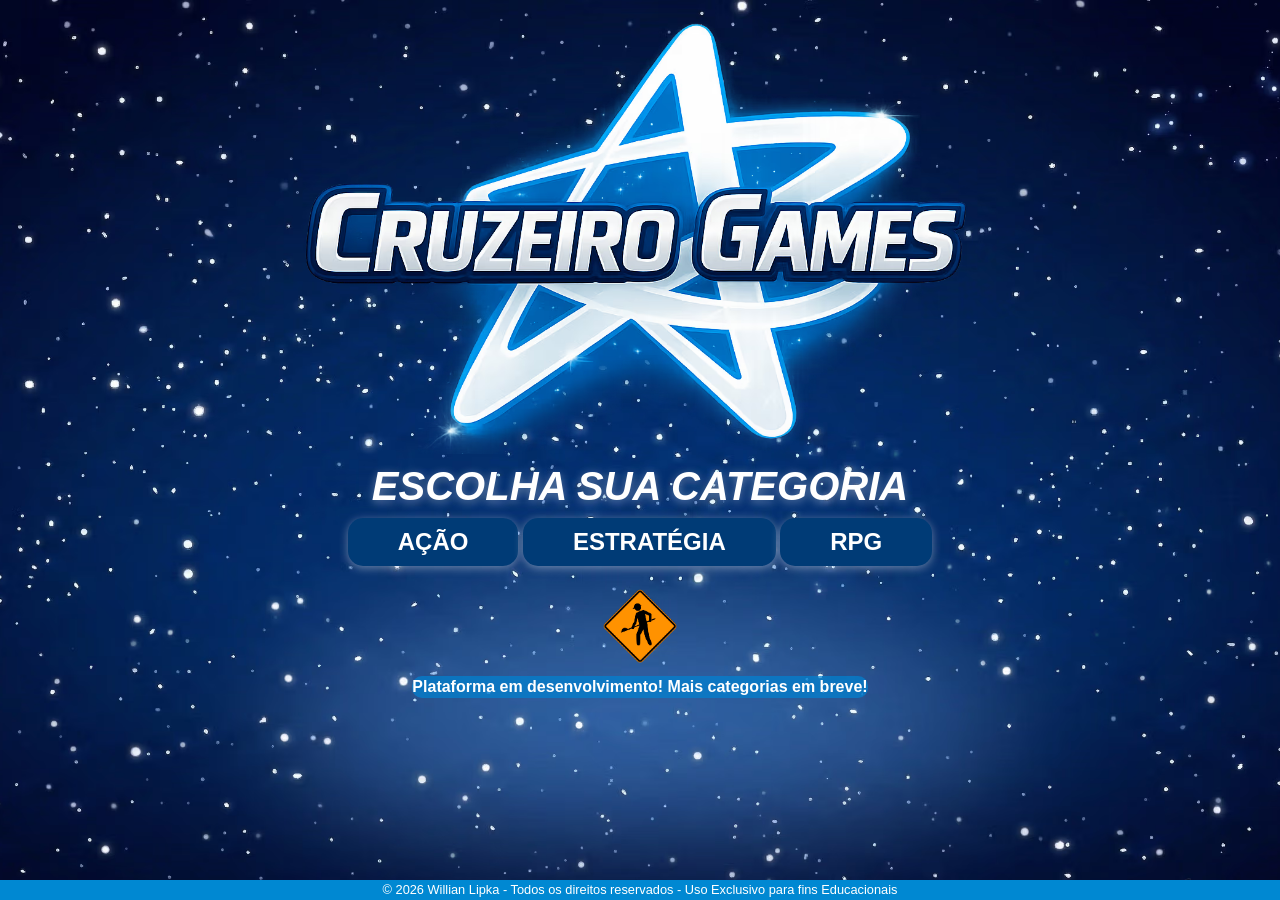
<file: index.html>
<!doctype html>
<html lang="pt-BR">
  <head>
    <meta charset="UTF-8" />
    <meta name="viewport" content="width=device-width, initial-scale=1.0" />
    <link rel="stylesheet" href="styles/index.css" />
    <title>CRUZEIRO GAMES | HOME</title>
  </head>
  <body>
    <main>
      <section class="logo">
        <img src="./img/general/logo.avif" alt="" />
      </section>
      <section class="category">
        <h2>Escolha sua Categoria</h2>
        <div class="button-cat">
          <button onclick="redirect('landing1')">AÇÃO</button>
          <button onclick="redirect('landing2')">ESTRATÉGIA</button>
          <button onclick="redirect('landing3')">RPG</button>
        </div>
      </section>
      <section class="maintenance">
        <img
          src="./img/general/obras.avif"
          alt="imagem de obras; Ainda em desenvolvimento esta página"
        />
        <h3>Plataforma em desenvolvimento! Mais categorias em breve!</h3>
      </section>
    </main>
    <footer>
      <div class="footer-bottom">
        &copy; 2026 Willian Lipka - Todos os direitos reservados - Uso Exclusivo
        para fins Educacionais
      </div>
    </footer>
    <script src="scripts/index.js"></script>
  </body>
</html>
</file>
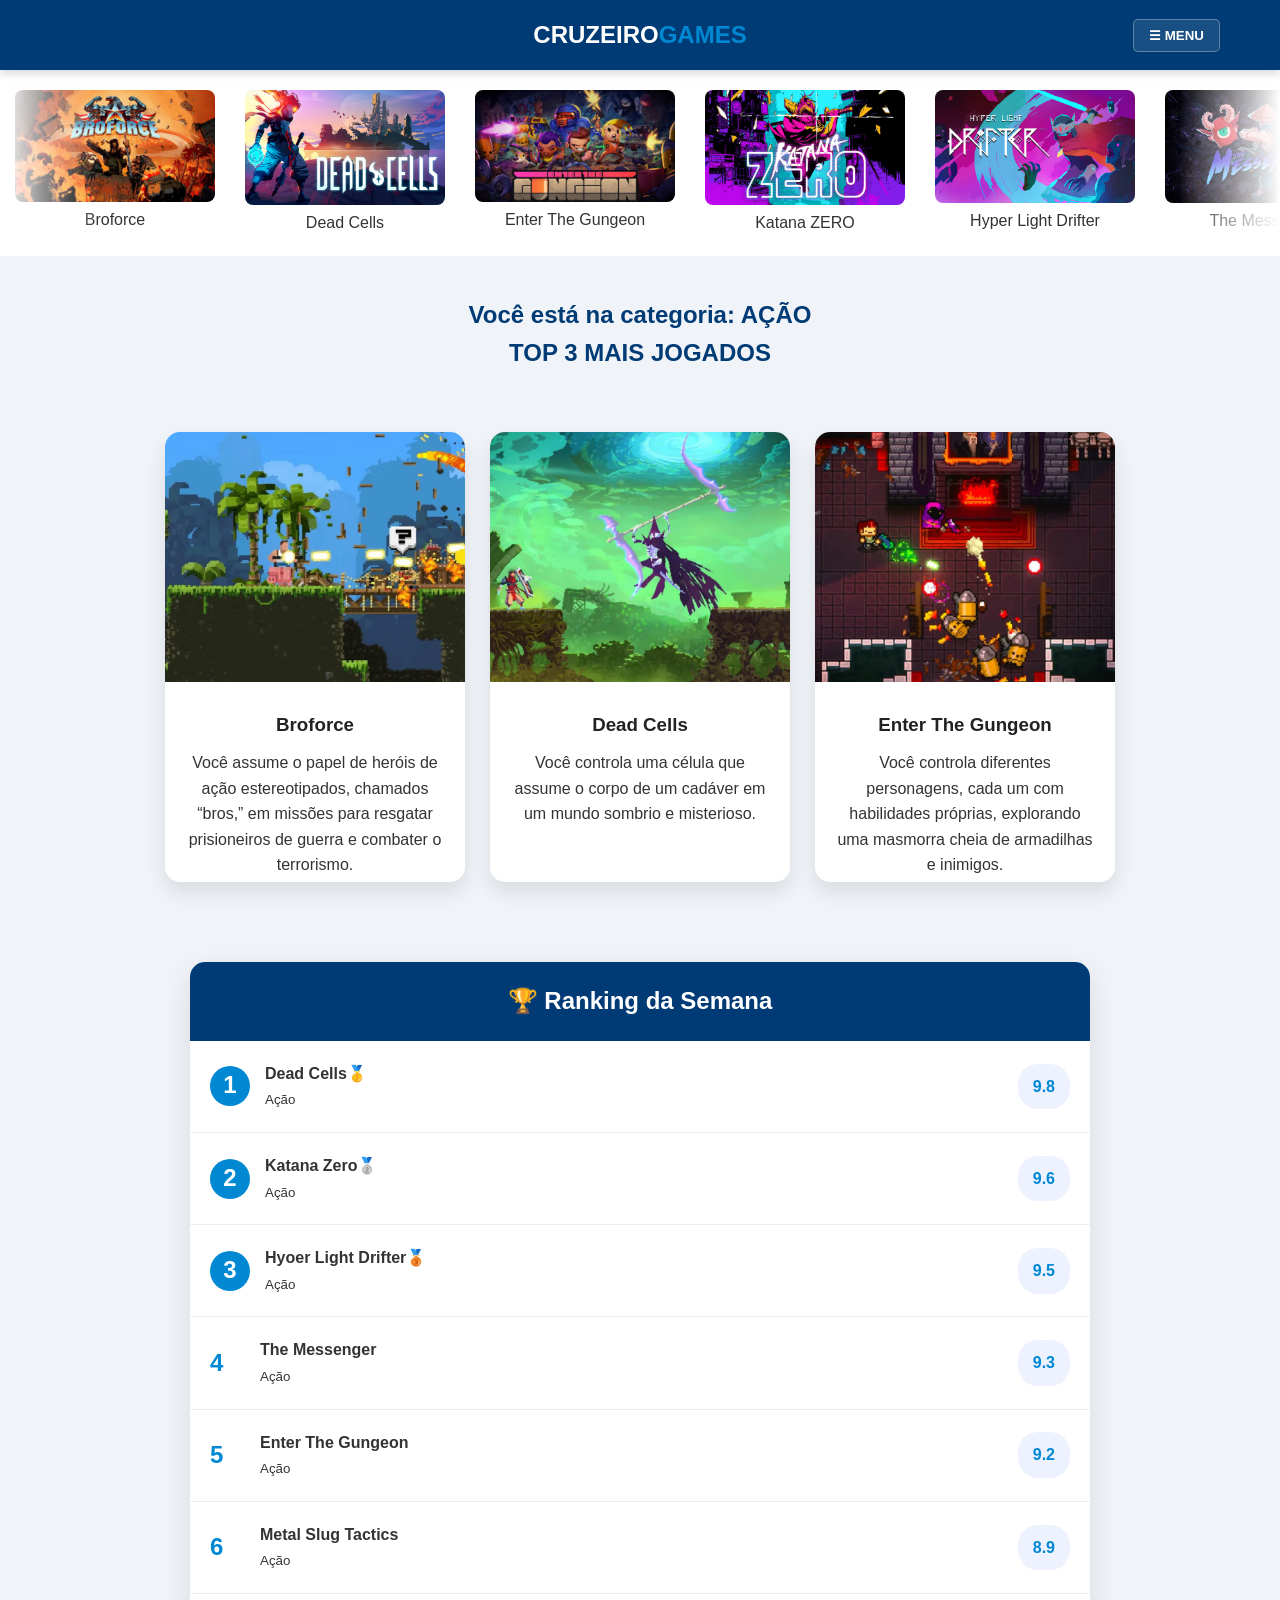
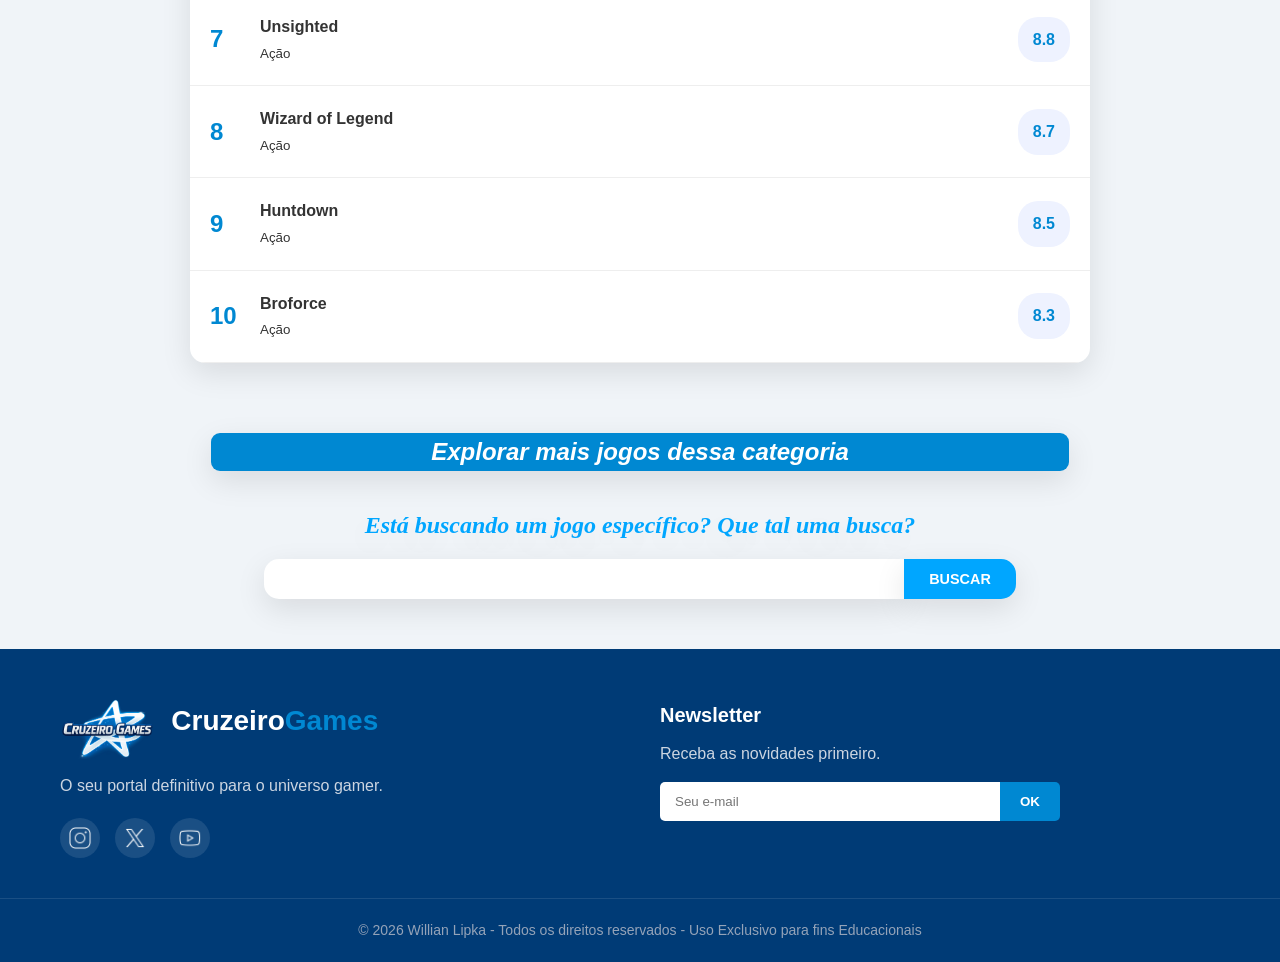
<file: pages/landing1.html>
<!doctype html>
<html lang="pt-BR">
  <head>
    <meta charset="UTF-8" />
    <meta name="viewport" content="width=device-width, initial-scale=1.0" />
    <title>CruzeiroGames | Ação</title>
    <link rel="stylesheet" href="../styles/style.css" />
  </head>
  <body>
    <header class="main-header">
      <div class="header-container">
        <div class="header-left"></div>
        <div class="header-center">
          <div class="logo-text" onclick="home()">
            CRUZEIRO<span>GAMES</span>
          </div>
        </div>
        <div class="header-right">
          <div class="dropdown">
            <button class="dropbtn">☰ MENU</button>
            <div class="dropdown-content">
              <a href="#">👤 Meus Dados</a>
              <a href="#">🎧 Suporte</a>
              <hr />
              <a href="#" class="logout">🚪 Sair</a>
            </div>
          </div>
        </div>
      </div>
    </header>
    <main>
      <section class="ultimos_jogados">
        <div class="scroll-container">
          <div class="scroll-track">
            <div class="mini-card">
              <img src="../img/action/broforce_logo.avif" /><span
                >Broforce</span
              >
            </div>
            <div class="mini-card">
              <img src="../img/action/dead_cells.avif" /><span>Dead Cells</span>
            </div>
            <div class="mini-card">
              <img src="../img/action/gungeon.avif" /><span
                >Enter The Gungeon</span
              >
            </div>
            <div class="mini-card">
              <img src="../img/action/katana_zero.avif" /><span
                >Katana ZERO</span
              >
            </div>
            <div class="mini-card">
              <img src="../img/action/hyper_light_drifter.avif" /><span
                >Hyper Light Drifter</span
              >
            </div>
            <div class="mini-card">
              <img src="../img/action/The_messenger.avif" /><span
                >The Messenger</span
              >
            </div>
            <div class="mini-card">
              <img src="../img/action/metal-slug-tactics.avif" /><span
                >Metal Slug Tactics</span
              >
            </div>
            <div class="mini-card">
              <img src="../img/action/Wizard of Legend.avif" /><span
                >Wizard of Legend</span
              >
            </div>
            <div class="mini-card">
              <img src="../img/action/Huntdown.avif" /><span>Huntdown</span>
            </div>
            <div class="mini-card">
              <img src="../img/action/Unsighted.avif" /><span>Unsighted</span>
            </div>
          </div>
        </div>
      </section>
      <section class="hero-title">
        <h1>Você está na categoria: AÇÃO</h1>
        <h2>TOP 3 MAIS JOGADOS</h2>
      </section>

      <section class="top_3_container">
        <div class="card-flip-container">
          <div class="card-flip-inner">
            <div class="card-face card-front">
              <img
                src="../img/action/broforce.avif"
                alt="imagem do jogo Broforce"
              />
              <div class="card-info">
                <h3>Broforce</h3>
                <p>
                  Você assume o papel de heróis de ação estereotipados, chamados
                  “bros,” em missões para resgatar prisioneiros de guerra e
                  combater o terrorismo.
                </p>
              </div>
            </div>
            <div class="card-face card-back">
              <div class="metrics">
                <div class="metric-item">
                  <span class="metric-title">Acessos</span
                  ><strong>12.5k</strong>
                </div>
                <div class="metric-item">
                  <span class="metric-title">Nota</span
                  ><strong>8.3 <span class="star">★</span></strong>
                </div>
              </div>
              <button class="btn-play">JOGAR AGORA</button>
            </div>
          </div>
        </div>
        <div class="card-flip-container">
          <div class="card-flip-inner">
            <div class="card-face card-front">
              <img
                src="../img/action/dead_cells_dentro.avif"
                alt="imagem do jogo Dead Cells"
              />
              <div class="card-info">
                <h3>Dead Cells</h3>
                <p>
                  Você controla uma célula que assume o corpo de um cadáver em
                  um mundo sombrio e misterioso.
                </p>
              </div>
            </div>
            <div class="card-face card-back">
              <div class="metrics">
                <div class="metric-item">
                  <span class="metric-title">Acessos</span
                  ><strong>10.1k</strong>
                </div>
                <div class="metric-item">
                  <span class="metric-title">Nota</span
                  ><strong>9.8 <span class="star">★</span></strong>
                </div>
              </div>
              <button class="btn-play">JOGAR AGORA</button>
            </div>
          </div>
        </div>
        <div class="card-flip-container">
          <div class="card-flip-inner">
            <div class="card-face card-front">
              <img
                src="../img/action/enter_the_gungeon.avif"
                alt="imagem do jogo Enter The Gungeon"
              />
              <div class="card-info">
                <h3>Enter The Gungeon</h3>
                <p>
                  Você controla diferentes personagens, cada um com habilidades
                  próprias, explorando uma masmorra cheia de armadilhas e
                  inimigos.
                </p>
              </div>
            </div>
            <div class="card-face card-back">
              <div class="metrics">
                <div class="metric-item">
                  <span class="metric-title">Acessos</span
                  ><strong>13.6k</strong>
                </div>
                <div class="metric-item">
                  <span class="metric-title">Nota</span
                  ><strong>9.2 <span class="star">★</span></strong>
                </div>
              </div>
              <button class="btn-play">JOGAR AGORA</button>
            </div>
          </div>
        </div>
      </section>

      <section class="ranking-section">
        <div class="ranking-card">
          <div class="ranking-header">
            <h2>🏆 Ranking da Semana</h2>
          </div>
          <ul class="ranking-list">
            <li class="ranking-item">
              <span class="rank-number" id="one">1</span>
              <div class="item-info">
                <strong>Dead Cells🥇</strong><br /><small>Ação</small>
              </div>
              <div class="item-score">9.8</div>
              <button class="play-btn">JOGAR AGORA</button>
            </li>
            <li class="ranking-item">
              <span class="rank-number" id="two">2</span>
              <div class="item-info">
                <strong>Katana Zero🥈</strong><br /><small>Ação</small>
              </div>
              <div class="item-score">9.6</div>
              <button class="play-btn">JOGAR AGORA</button>
            </li>
            <li class="ranking-item">
              <span class="rank-number" id="three">3</span>
              <div class="item-info">
                <strong>Hyoer Light Drifter🥉</strong><br /><small>Ação</small>
              </div>
              <div class="item-score">9.5</div>
              <button class="play-btn">JOGAR AGORA</button>
            </li>
            <li class="ranking-item">
              <span class="rank-number">4</span>
              <div class="item-info">
                <strong>The Messenger</strong><br /><small>Ação</small>
              </div>
              <div class="item-score">9.3</div>
              <button class="play-btn">JOGAR AGORA</button>
            </li>
            <li class="ranking-item">
              <span class="rank-number">5</span>
              <div class="item-info">
                <strong>Enter The Gungeon</strong><br /><small>Ação</small>
              </div>
              <div class="item-score">9.2</div>
              <button class="play-btn">JOGAR AGORA</button>
            </li>
            <li class="ranking-item">
              <span class="rank-number">6</span>
              <div class="item-info">
                <strong>Metal Slug Tactics</strong><br /><small>Ação</small>
              </div>
              <div class="item-score">8.9</div>
              <button class="play-btn">JOGAR AGORA</button>
            </li>
            <li class="ranking-item">
              <span class="rank-number">7</span>
              <div class="item-info">
                <strong>Unsighted</strong><br /><small>Ação</small>
              </div>
              <div class="item-score">8.8</div>
              <button class="play-btn">JOGAR AGORA</button>
            </li>
            <li class="ranking-item">
              <span class="rank-number">8</span>
              <div class="item-info">
                <strong>Wizard of Legend</strong><br /><small>Ação</small>
              </div>
              <div class="item-score">8.7</div>
              <button class="play-btn">JOGAR AGORA</button>
            </li>
            <li class="ranking-item">
              <span class="rank-number">9</span>
              <div class="item-info">
                <strong>Huntdown</strong><br /><small>Ação</small>
              </div>
              <div class="item-score">8.5</div>
              <button class="play-btn">JOGAR AGORA</button>
            </li>
            <li class="ranking-item">
              <span class="rank-number">10</span>
              <div class="item-info">
                <strong>Broforce</strong><br /><small>Ação</small>
              </div>
              <div class="item-score">8.3</div>
              <button class="play-btn">JOGAR AGORA</button>
            </li>
          </ul>
        </div>
      </section>
      <section class="explore">
        <div class="explore-button">
          <button>Explorar mais jogos dessa categoria</button>
        </div>
        <div class="explore-search">
          <h3>Está buscando um jogo específico? Que tal uma busca?</h3>
          <div class="explore-input">
            <input type="text" />
            <button>BUSCAR</button>
          </div>
        </div>
      </section>
    </main>
    <footer class="main-footer">
      <div class="footer-container">
        <div class="footer-col branding">
          <div class="footer-logo-container">
            <img
              src="../img/general/logo.avif"
              alt="Logo CruzeiroGames"
              class="footer-img"
            />
            <h2 class="footer-logo">Cruzeiro<span>Games</span></h2>
          </div>

          <p>O seu portal definitivo para o universo gamer.</p>

          <div class="social-links">
            <a href="#" class="social-icon"
              ><img src="../img/social/insta_logo.png" alt="instagram_logo"
            /></a>
            <a href="#" class="social-icon"
              ><img src="../img/social/X.png" alt="twitter logo"
            /></a>
            <a href="#" class="social-icon"
              ><img src="../img/social/youtube.png" alt="youtube logo"
            /></a>
          </div>
        </div>
        <div class="footer-col newsletter">
          <h4>Newsletter</h4>
          <p>Receba as novidades primeiro.</p>
          <form class="footer-form" id="newsletterForm">
            <input
              type="email"
              id="newsEmail"
              placeholder="Seu e-mail"
              required
            />
            <button type="submit">OK</button>
          </form>
        </div>
      </div>
      <div class="footer-bottom">
        <p>
          &copy; 2026 Willian Lipka - Todos os direitos reservados - Uso
          Exclusivo para fins Educacionais
        </p>
      </div>
    </footer>
    <script src="../scripts/index.js"></script>
  </body>
</html>
</file>
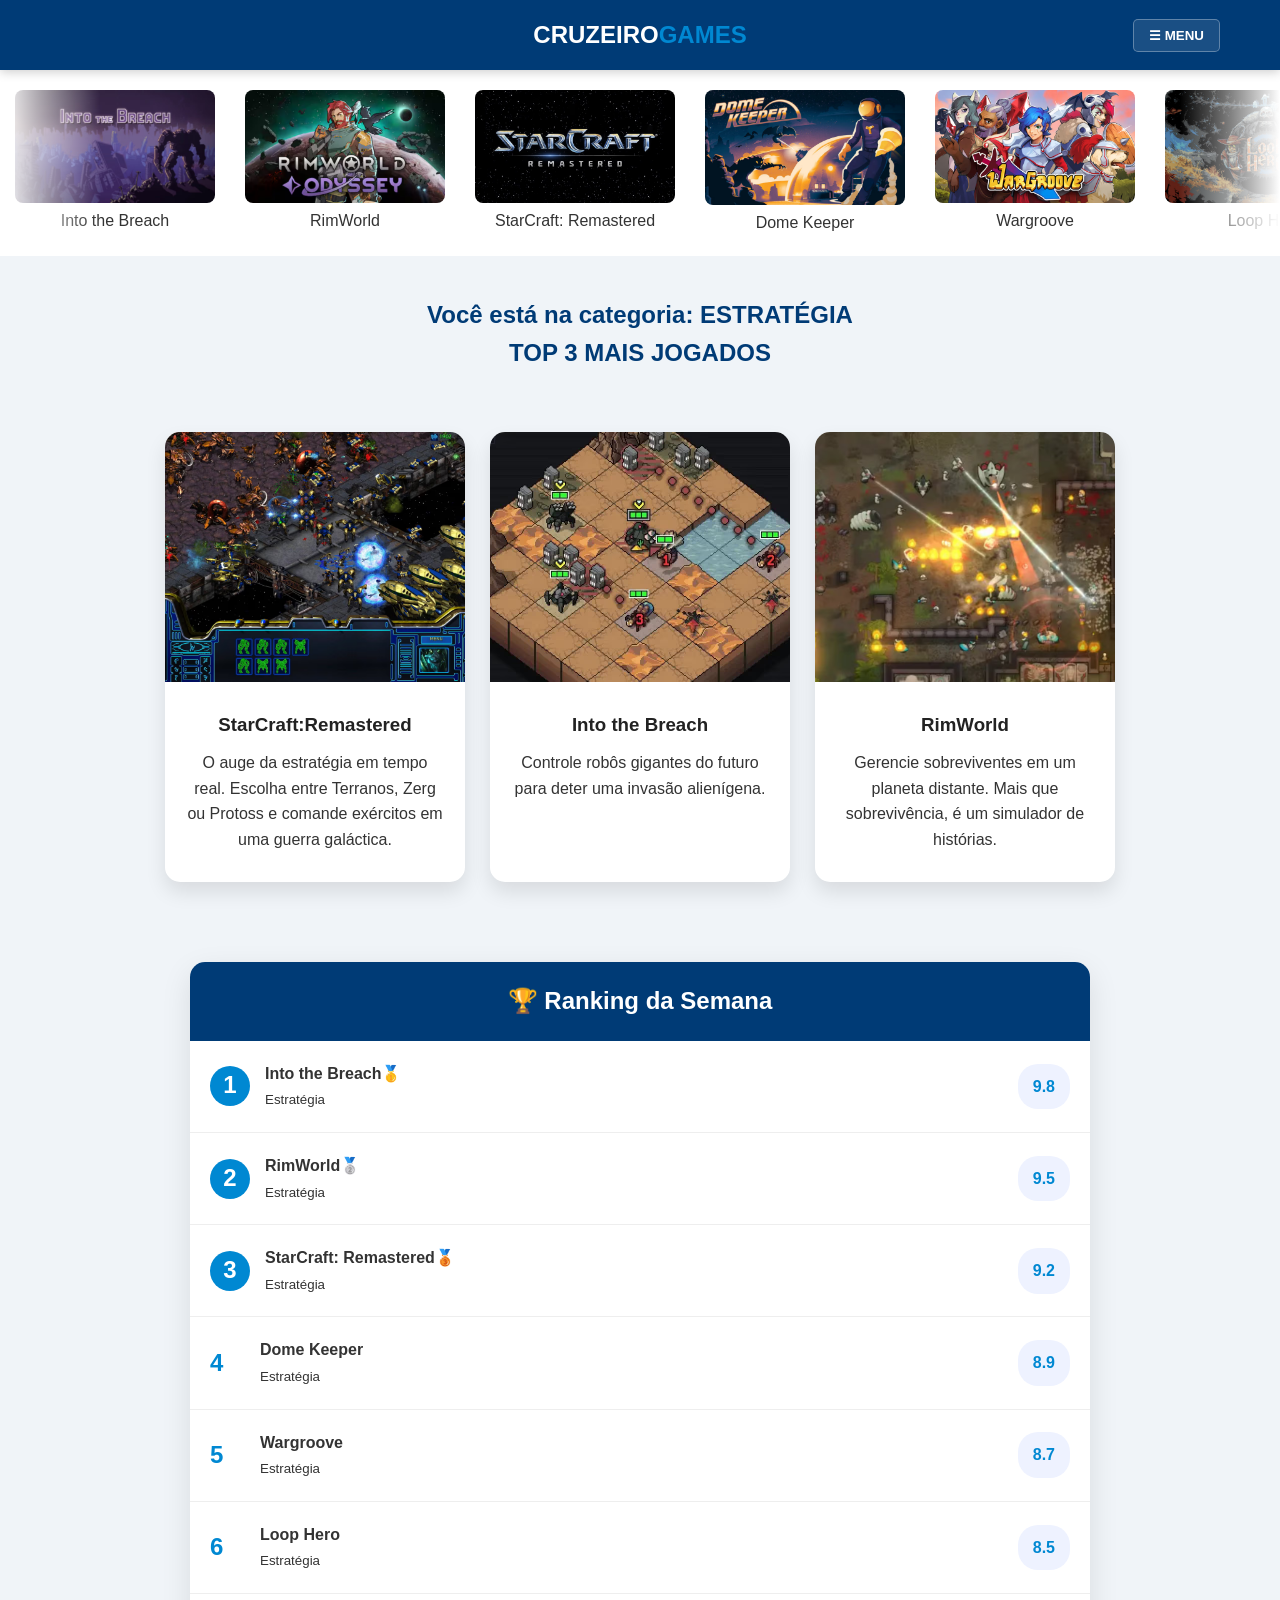
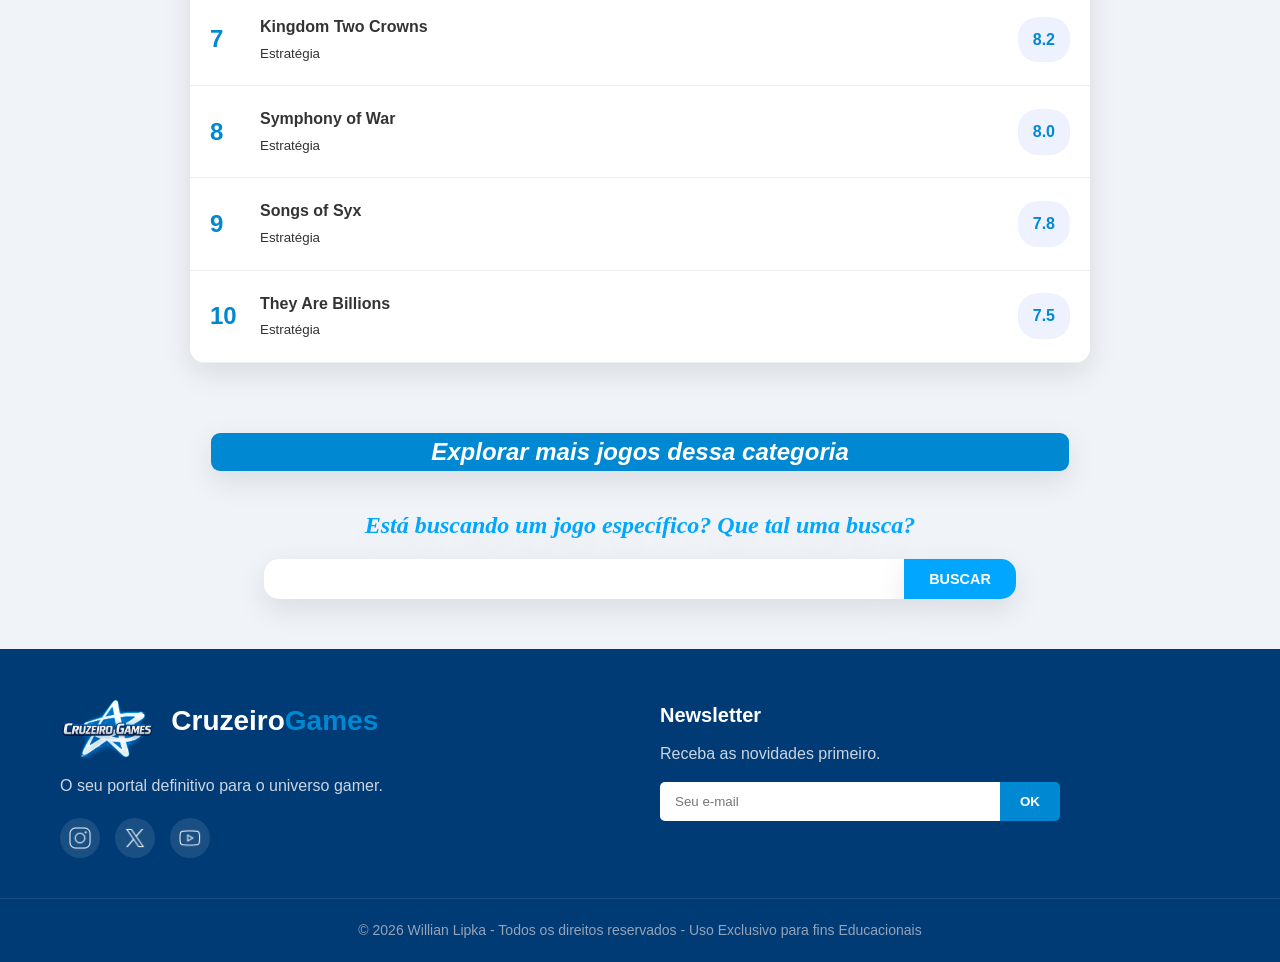
<file: pages/landing2.html>
<!doctype html>
<html lang="pt-BR">
  <head>
    <meta charset="UTF-8" />
    <meta name="viewport" content="width=device-width, initial-scale=1.0" />
    <title>CruzeiroGames | Estratégia</title>
    <link rel="stylesheet" href="../styles/style.css" />
  </head>
  <body>
    <header class="main-header">
      <div class="header-container">
        <div class="header-left"></div>
        <div class="header-center">
          <div class="logo-text" onclick="home()">
            CRUZEIRO<span>GAMES</span>
          </div>
        </div>
        <div class="header-right">
          <div class="dropdown">
            <button class="dropbtn">☰ MENU</button>
            <div class="dropdown-content">
              <a href="#">👤 Meus Dados</a>
              <a href="#">🎧 Suporte</a>
              <hr />
              <a href="#" class="logout">🚪 Sair</a>
            </div>
          </div>
        </div>
      </div>
    </header>
    <main>
      <section class="ultimos_jogados">
        <div class="scroll-container">
          <div class="scroll-track">
            <div class="mini-card">
              <img src="../img/estrategy/Into_the_breach.avif" /><span
                >Into the Breach</span
              >
            </div>
            <div class="mini-card">
              <img src="../img/estrategy/rimworld.avif" /><span>RimWorld</span>
            </div>
            <div class="mini-card">
              <img src="../img/estrategy/starcraft.avif" /><span
                >StarCraft: Remastered</span
              >
            </div>
            <div class="mini-card">
              <img src="../img/estrategy/domekeeper.avif" /><span
                >Dome Keeper</span
              >
            </div>
            <div class="mini-card">
              <img src="../img/estrategy/wargroove.avif" /><span
                >Wargroove</span
              >
            </div>
            <div class="mini-card">
              <img src="../img/estrategy/loopHero.avif" /><span>Loop Hero</span>
            </div>
            <div class="mini-card">
              <img src="../img/estrategy/kingdown.avif" /><span
                >Kingdom Two Crowns</span
              >
            </div>
            <div class="mini-card">
              <img src="../img/estrategy/symphony.avif" /><span
                >Symphony of War</span
              >
            </div>
            <div class="mini-card">
              <img src="../img/estrategy/songsofsix.avif" /><span
                >Songs of Syx</span
              >
            </div>
            <div class="mini-card">
              <img src="../img/estrategy/theyarebillions.avif" /><span
                >They Are Billions</span
              >
            </div>
          </div>
        </div>
      </section>
      <section class="hero-title">
        <h1>Você está na categoria: ESTRATÉGIA</h1>
        <h2>TOP 3 MAIS JOGADOS</h2>
      </section>

      <section class="top_3_container">
        <div class="card-flip-container">
          <div class="card-flip-inner">
            <div class="card-face card-front">
              <img
                src="../img/estrategy/starcraft_dentro.avif"
                alt="Imagem do jogo StarCraft"
              />
              <div class="card-info">
                <h3>StarCraft:Remastered</h3>
                <p>
                  O auge da estratégia em tempo real. Escolha entre Terranos,
                  Zerg ou Protoss e comande exércitos em uma guerra galáctica.
                </p>
              </div>
            </div>
            <div class="card-face card-back">
              <div class="metrics">
                <div class="metric-item">
                  <span class="metric-title">Acessos</span
                  ><strong>11.5k</strong>
                </div>
                <div class="metric-item">
                  <span class="metric-title">Nota</span
                  ><strong>9.2 <span class="star">★</span></strong>
                </div>
              </div>
              <button class="btn-play">JOGAR AGORA</button>
            </div>
          </div>
        </div>
        <div class="card-flip-container">
          <div class="card-flip-inner">
            <div class="card-face card-front">
              <img
                src="../img/estrategy/into_the_breach_dentro.avif"
                alt="Imagem do jogo Into the Breach"
              />
              <div class="card-info">
                <h3>Into the Breach</h3>
                <p>
                  Controle robôs gigantes do futuro para deter uma invasão
                  alienígena.
                </p>
              </div>
            </div>
            <div class="card-face card-back">
              <div class="metrics">
                <div class="metric-item">
                  <span class="metric-title">Acessos</span><strong>9.1k</strong>
                </div>
                <div class="metric-item">
                  <span class="metric-title">Nota</span
                  ><strong>9.8 <span class="star">★</span></strong>
                </div>
              </div>
              <button class="btn-play">JOGAR AGORA</button>
            </div>
          </div>
        </div>
        <div class="card-flip-container">
          <div class="card-flip-inner">
            <div class="card-face card-front">
              <img
                src="../img/estrategy/rimword_dentro.avif"
                alt="Imagem do Jogo RimWorld"
              />
              <div class="card-info">
                <h3>RimWorld</h3>
                <p>
                  Gerencie sobreviventes em um planeta distante. Mais que
                  sobrevivência, é um simulador de histórias.
                </p>
              </div>
            </div>
            <div class="card-face card-back">
              <div class="metrics">
                <div class="metric-item">
                  <span class="metric-title">Acessos</span><strong>8.9k</strong>
                </div>
                <div class="metric-item">
                  <span class="metric-title">Nota</span
                  ><strong>9.5 <span class="star">★</span></strong>
                </div>
              </div>
              <button class="btn-play">JOGAR AGORA</button>
            </div>
          </div>
        </div>
      </section>

      <section class="ranking-section">
        <div class="ranking-card">
          <div class="ranking-header">
            <h2>🏆 Ranking da Semana</h2>
          </div>
          <ul class="ranking-list">
            <li class="ranking-item">
              <span class="rank-number" id="one">1</span>
              <div class="item-info">
                <strong>Into the Breach🥇</strong><br /><small
                  >Estratégia</small
                >
              </div>
              <div class="item-score">9.8</div>
              <button class="play-btn">JOGAR AGORA</button>
            </li>
            <li class="ranking-item">
              <span class="rank-number" id="two">2</span>
              <div class="item-info">
                <strong>RimWorld🥈</strong><br /><small>Estratégia</small>
              </div>
              <div class="item-score">9.5</div>
              <button class="play-btn">JOGAR AGORA</button>
            </li>
            <li class="ranking-item">
              <span class="rank-number" id="three">3</span>
              <div class="item-info">
                <strong>StarCraft: Remastered🥉</strong><br /><small
                  >Estratégia</small
                >
              </div>
              <div class="item-score">9.2</div>
              <button class="play-btn">JOGAR AGORA</button>
            </li>
            <li class="ranking-item">
              <span class="rank-number">4</span>
              <div class="item-info">
                <strong>Dome Keeper</strong><br /><small>Estratégia</small>
              </div>
              <div class="item-score">8.9</div>
              <button class="play-btn">JOGAR AGORA</button>
            </li>
            <li class="ranking-item">
              <span class="rank-number">5</span>
              <div class="item-info">
                <strong>Wargroove</strong><br /><small>Estratégia</small>
              </div>
              <div class="item-score">8.7</div>
              <button class="play-btn">JOGAR AGORA</button>
            </li>
            <li class="ranking-item">
              <span class="rank-number">6</span>
              <div class="item-info">
                <strong>Loop Hero</strong><br /><small>Estratégia</small>
              </div>
              <div class="item-score">8.5</div>
              <button class="play-btn">JOGAR AGORA</button>
            </li>
            <li class="ranking-item">
              <span class="rank-number">7</span>
              <div class="item-info">
                <strong>Kingdom Two Crowns</strong><br /><small
                  >Estratégia</small
                >
              </div>
              <div class="item-score">8.2</div>
              <button class="play-btn">JOGAR AGORA</button>
            </li>
            <li class="ranking-item">
              <span class="rank-number">8</span>
              <div class="item-info">
                <strong>Symphony of War</strong><br /><small>Estratégia</small>
              </div>
              <div class="item-score">8.0</div>
              <button class="play-btn">JOGAR AGORA</button>
            </li>
            <li class="ranking-item">
              <span class="rank-number">9</span>
              <div class="item-info">
                <strong>Songs of Syx</strong><br /><small>Estratégia</small>
              </div>
              <div class="item-score">7.8</div>
              <button class="play-btn">JOGAR AGORA</button>
            </li>
            <li class="ranking-item">
              <span class="rank-number">10</span>
              <div class="item-info">
                <strong>They Are Billions</strong><br /><small
                  >Estratégia</small
                >
              </div>
              <div class="item-score">7.5</div>
              <button class="play-btn">JOGAR AGORA</button>
            </li>
          </ul>
        </div>
      </section>
      <section class="explore">
        <div class="explore-button">
          <button>Explorar mais jogos dessa categoria</button>
        </div>
        <div class="explore-search">
          <h3>Está buscando um jogo específico? Que tal uma busca?</h3>
          <div class="explore-input">
            <input type="text" />
            <button>BUSCAR</button>
          </div>
        </div>
      </section>
    </main>
    <footer class="main-footer">
      <div class="footer-container">
        <div class="footer-col branding">
          <div class="footer-logo-container">
            <img
              src="../img/general/logo.avif"
              alt="Logo CruzeiroGames"
              class="footer-img"
            />
            <h2 class="footer-logo">Cruzeiro<span>Games</span></h2>
          </div>

          <p>O seu portal definitivo para o universo gamer.</p>

          <div class="social-links">
            <a href="#" class="social-icon"
              ><img src="../img/social/insta_logo.png" alt="instagram_logo"
            /></a>
            <a href="#" class="social-icon"
              ><img src="../img/social/X.png" alt="twitter logo"
            /></a>
            <a href="#" class="social-icon"
              ><img src="../img/social/youtube.png" alt="youtube logo"
            /></a>
          </div>
        </div>
        <div class="footer-col newsletter">
          <h4>Newsletter</h4>
          <p>Receba as novidades primeiro.</p>
          <form class="footer-form" id="newsletterForm">
            <input
              type="email"
              id="newsEmail"
              placeholder="Seu e-mail"
              required
            />
            <button type="submit">OK</button>
          </form>
        </div>
      </div>
      <div class="footer-bottom">
        <p>
          &copy; 2026 Willian Lipka - Todos os direitos reservados - Uso
          Exclusivo para fins Educacionais
        </p>
      </div>
    </footer>
    <script src="../scripts/index.js"></script>
  </body>
</html>
</file>
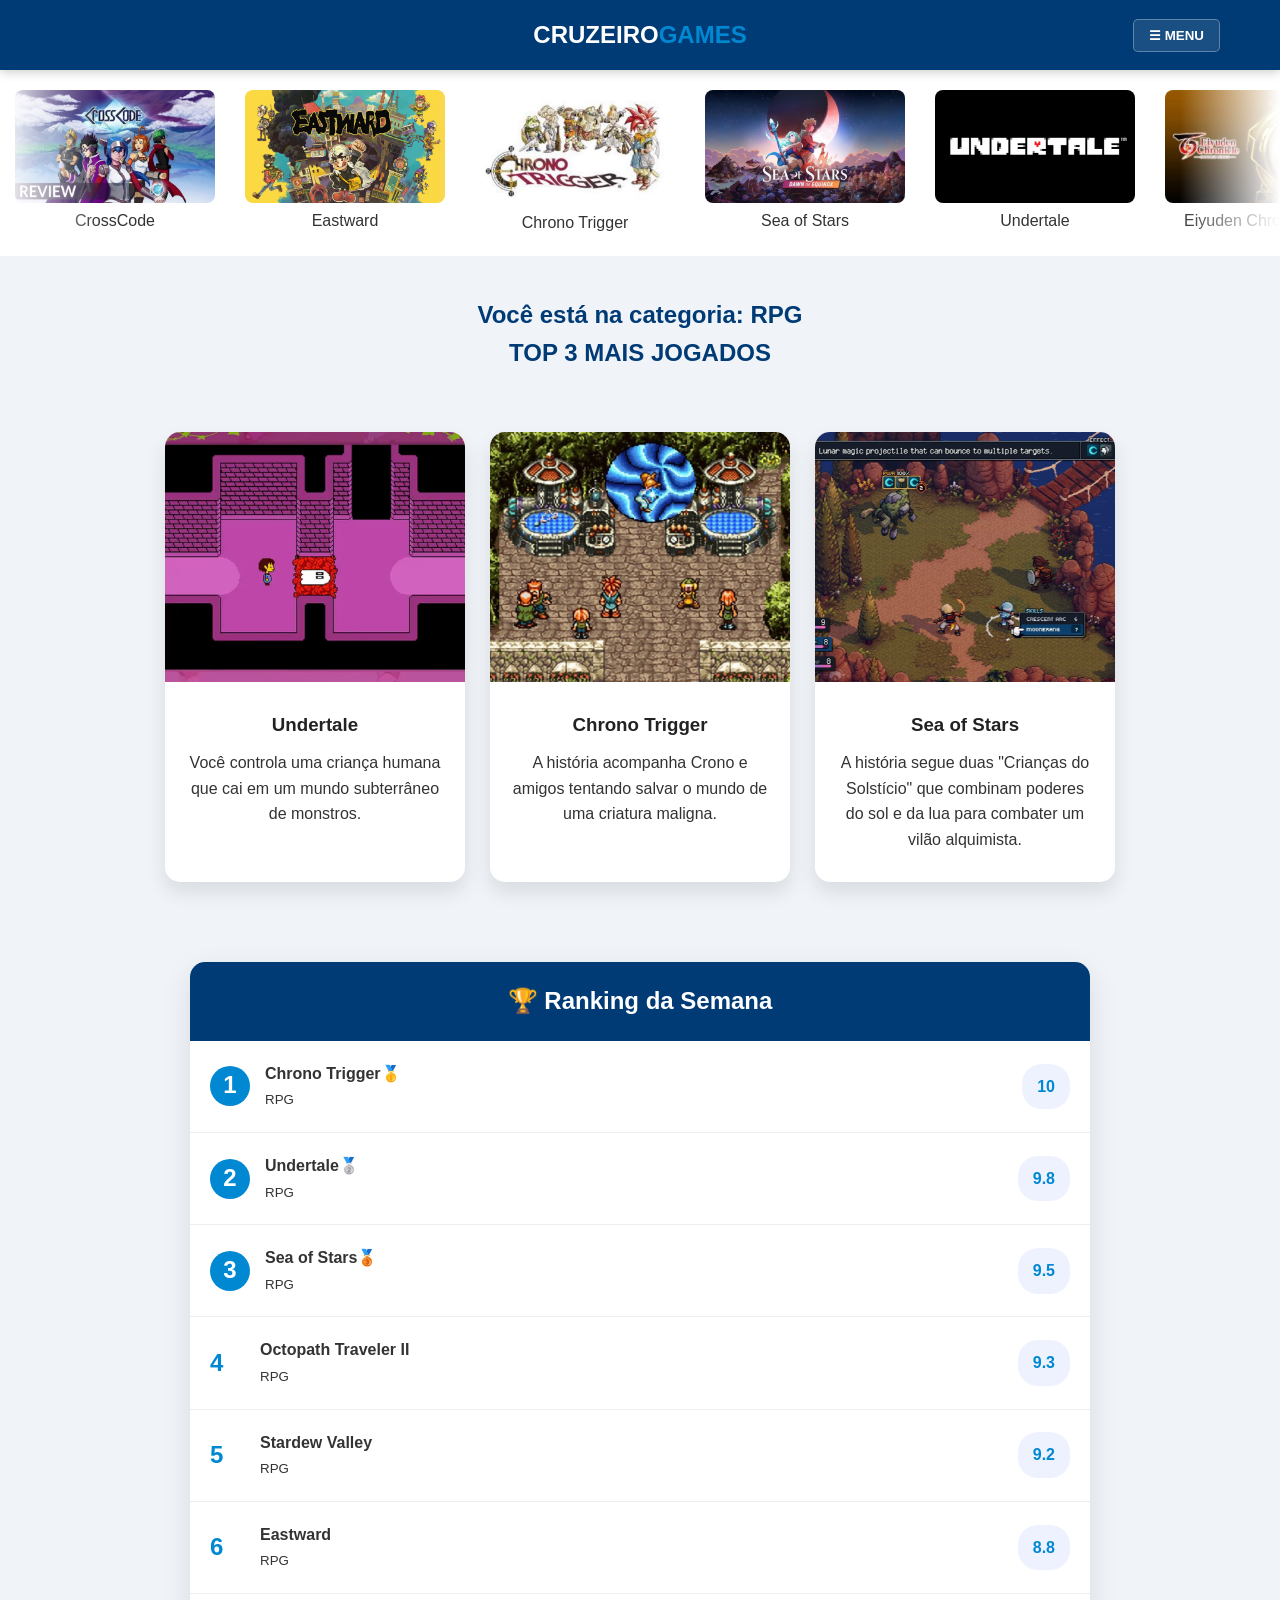
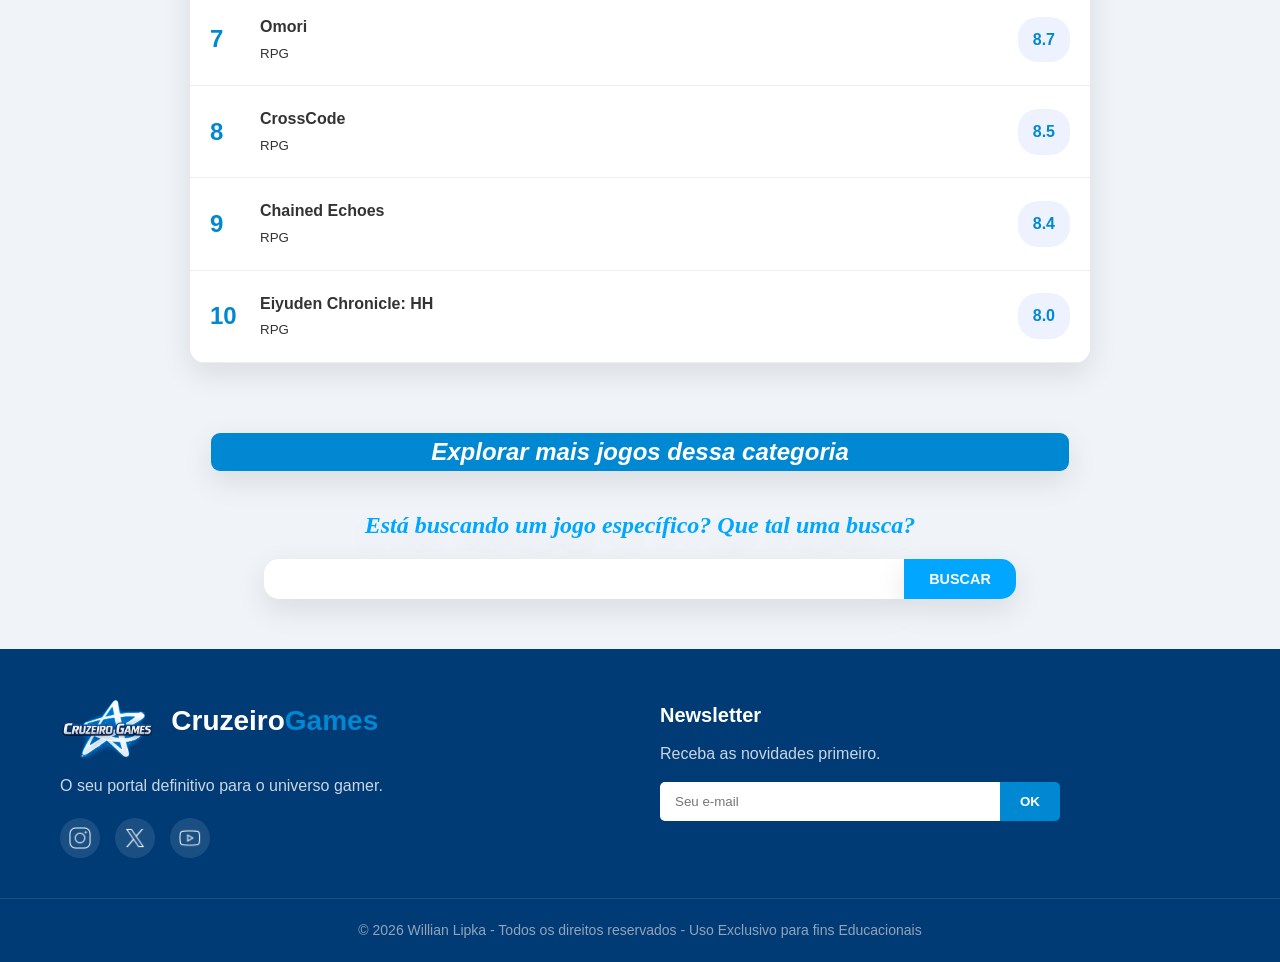
<file: pages/landing3.html>
<!doctype html>
<html lang="pt-BR">
  <head>
    <meta charset="UTF-8" />
    <meta name="viewport" content="width=device-width, initial-scale=1.0" />
    <title>CruzeiroGames | RPG</title>
    <link rel="stylesheet" href="../styles/style.css" />
  </head>
  <body>
    <header class="main-header">
      <div class="header-container">
        <div class="header-left"></div>
        <div class="header-center">
          <div class="logo-text" onclick="home()">
            CRUZEIRO<span>GAMES</span>
          </div>
        </div>
        <div class="header-right">
          <div class="dropdown">
            <button class="dropbtn">☰ MENU</button>
            <div class="dropdown-content">
              <a href="#">👤 Meus Dados</a>
              <a href="#">🎧 Suporte</a>
              <hr />
              <a href="#" class="logout">🚪 Sair</a>
            </div>
          </div>
        </div>
      </div>
    </header>
    <main>
      <section class="ultimos_jogados">
        <div class="scroll-container">
          <div class="scroll-track">
            <div class="mini-card">
              <img src="../img/rpg/crosscode.avif" /><span>CrossCode</span>
            </div>
            <div class="mini-card">
              <img src="../img/rpg/Eastward.avif" /><span>Eastward</span>
            </div>
            <div class="mini-card">
              <img src="../img/rpg/chrono trigger.avif" /><span
                >Chrono Trigger</span
              >
            </div>
            <div class="mini-card">
              <img src="../img/rpg/seaofstars.avif" /><span>Sea of Stars</span>
            </div>
            <div class="mini-card">
              <img src="../img/rpg/undertale.avif" /><span>Undertale</span>
            </div>
            <div class="mini-card">
              <img src="../img/rpg/eiyuden.avif" /><span
                >Eiyuden Chronicle: HH</span
              >
            </div>
            <div class="mini-card">
              <img src="../img/rpg/chainedEchoes.avif" /><span
                >Chained Echoes</span
              >
            </div>
            <div class="mini-card">
              <img src="../img/rpg/omori.avif" /><span>Omori</span>
            </div>
            <div class="mini-card">
              <img src="../img/rpg/octpath.avif" /><span
                >Octopath Traveler II</span
              >
            </div>
            <div class="mini-card">
              <img src="../img/rpg/stardewValley.avif" /><span
                >Stardew Valley</span
              >
            </div>
          </div>
        </div>
      </section>
      <section class="hero-title">
        <h1>Você está na categoria: RPG</h1>
        <h2>TOP 3 MAIS JOGADOS</h2>
      </section>

      <section class="top_3_container">
        <div class="card-flip-container">
          <div class="card-flip-inner">
            <div class="card-face card-front">
              <img
                src="../img/rpg/undertale_dentro.avif"
                alt="Imagem do jogo Undertale"
              />
              <div class="card-info">
                <h3>Undertale</h3>
                <p>
                  Você controla uma criança humana que cai em um mundo
                  subterrâneo de monstros.
                </p>
              </div>
            </div>
            <div class="card-face card-back">
              <div class="metrics">
                <div class="metric-item">
                  <span class="metric-title">Acessos</span
                  ><strong>14.9k</strong>
                </div>
                <div class="metric-item">
                  <span class="metric-title">Nota</span
                  ><strong>9.8 <span class="star">★</span></strong>
                </div>
              </div>
              <button class="btn-play">JOGAR AGORA</button>
            </div>
          </div>
        </div>
        <div class="card-flip-container">
          <div class="card-flip-inner">
            <div class="card-face card-front">
              <img
                src="../img/rpg/chronotrigger_dentro.avif"
                alt="Imagem do jogo Chrono Trigger"
              />
              <div class="card-info">
                <h3>Chrono Trigger</h3>
                <p>
                  A história acompanha Crono e amigos tentando salvar o mundo de
                  uma criatura maligna.
                </p>
              </div>
            </div>
            <div class="card-face card-back">
              <div class="metrics">
                <div class="metric-item">
                  <span class="metric-title">Acessos</span
                  ><strong>18.1k</strong>
                </div>
                <div class="metric-item">
                  <span class="metric-title">Nota</span
                  ><strong>10 <span class="star">★</span></strong>
                </div>
              </div>
              <button class="btn-play">JOGAR AGORA</button>
            </div>
          </div>
        </div>
        <div class="card-flip-container">
          <div class="card-flip-inner">
            <div class="card-face card-front">
              <img
                src="../img/rpg/sea-of-stars_dentro.avif"
                alt="Imagem do jogo Sea of Stars"
              />
              <div class="card-info">
                <h3>Sea of Stars</h3>
                <p>
                  A história segue duas "Crianças do Solstício" que combinam
                  poderes do sol e da lua para combater um vilão alquimista.
                </p>
              </div>
            </div>
            <div class="card-face card-back">
              <div class="metrics">
                <div class="metric-item">
                  <span class="metric-title">Acessos</span
                  ><strong>15.3k</strong>
                </div>
                <div class="metric-item">
                  <span class="metric-title">Nota</span
                  ><strong>9.5 <span class="star">★</span></strong>
                </div>
              </div>
              <button class="btn-play">JOGAR AGORA</button>
            </div>
          </div>
        </div>
      </section>

      <section class="ranking-section">
        <div class="ranking-card">
          <div class="ranking-header">
            <h2>🏆 Ranking da Semana</h2>
          </div>
          <ul class="ranking-list">
            <li class="ranking-item">
              <span class="rank-number" id="one">1</span>
              <div class="item-info">
                <strong>Chrono Trigger🥇</strong><br /><small>RPG</small>
              </div>
              <div class="item-score">10</div>
              <button class="play-btn">JOGAR AGORA</button>
            </li>
            <li class="ranking-item">
              <span class="rank-number" id="two">2</span>
              <div class="item-info">
                <strong>Undertale🥈</strong><br /><small>RPG</small>
              </div>
              <div class="item-score">9.8</div>
              <button class="play-btn">JOGAR AGORA</button>
            </li>
            <li class="ranking-item">
              <span class="rank-number" id="three">3</span>
              <div class="item-info">
                <strong>Sea of Stars🥉</strong><br /><small>RPG</small>
              </div>
              <div class="item-score">9.5</div>
              <button class="play-btn">JOGAR AGORA</button>
            </li>
            <li class="ranking-item">
              <span class="rank-number">4</span>
              <div class="item-info">
                <strong>Octopath Traveler II</strong><br /><small>RPG</small>
              </div>
              <div class="item-score">9.3</div>
              <button class="play-btn">JOGAR AGORA</button>
            </li>
            <li class="ranking-item">
              <span class="rank-number">5</span>
              <div class="item-info">
                <strong>Stardew Valley</strong><br /><small>RPG</small>
              </div>
              <div class="item-score">9.2</div>
              <button class="play-btn">JOGAR AGORA</button>
            </li>
            <li class="ranking-item">
              <span class="rank-number">6</span>
              <div class="item-info">
                <strong>Eastward</strong><br /><small>RPG</small>
              </div>
              <div class="item-score">8.8</div>
              <button class="play-btn">JOGAR AGORA</button>
            </li>
            <li class="ranking-item">
              <span class="rank-number">7</span>
              <div class="item-info">
                <strong>Omori</strong><br /><small>RPG</small>
              </div>
              <div class="item-score">8.7</div>
              <button class="play-btn">JOGAR AGORA</button>
            </li>
            <li class="ranking-item">
              <span class="rank-number">8</span>
              <div class="item-info">
                <strong>CrossCode</strong><br /><small>RPG</small>
              </div>
              <div class="item-score">8.5</div>
              <button class="play-btn">JOGAR AGORA</button>
            </li>
            <li class="ranking-item">
              <span class="rank-number">9</span>
              <div class="item-info">
                <strong>Chained Echoes</strong><br /><small>RPG</small>
              </div>
              <div class="item-score">8.4</div>
              <button class="play-btn">JOGAR AGORA</button>
            </li>
            <li class="ranking-item">
              <span class="rank-number">10</span>
              <div class="item-info">
                <strong>Eiyuden Chronicle: HH</strong><br /><small>RPG</small>
              </div>
              <div class="item-score">8.0</div>
              <button class="play-btn">JOGAR AGORA</button>
            </li>
          </ul>
        </div>
      </section>
      <section class="explore">
        <div class="explore-button">
          <button>Explorar mais jogos dessa categoria</button>
        </div>
        <div class="explore-search">
          <h3>Está buscando um jogo específico? Que tal uma busca?</h3>
          <div class="explore-input">
            <input type="text" />
            <button>BUSCAR</button>
          </div>
        </div>
      </section>
    </main>
    <footer class="main-footer">
      <div class="footer-container">
        <div class="footer-col branding">
          <div class="footer-logo-container">
            <img
              src="../img/general/logo.avif"
              alt="Logo CruzeiroGames"
              class="footer-img"
            />
            <h2 class="footer-logo">Cruzeiro<span>Games</span></h2>
          </div>

          <p>O seu portal definitivo para o universo gamer.</p>

          <div class="social-links">
            <a href="#" class="social-icon"
              ><img src="../img/social/insta_logo.png" alt="instagram_logo"
            /></a>
            <a href="#" class="social-icon"
              ><img src="../img/social/X.png" alt="twitter logo"
            /></a>
            <a href="#" class="social-icon"
              ><img src="../img/social/youtube.png" alt="youtube logo"
            /></a>
          </div>
        </div>
        <div class="footer-col newsletter">
          <h4>Newsletter</h4>
          <p>Receba as novidades primeiro.</p>
          <form class="footer-form" id="newsletterForm">
            <input
              type="email"
              id="newsEmail"
              placeholder="Seu e-mail"
              required
            />
            <button type="submit">OK</button>
          </form>
        </div>
      </div>
      <div class="footer-bottom">
        <p>
          &copy; 2026 Willian Lipka - Todos os direitos reservados - Uso
          Exclusivo para fins Educacionais
        </p>
      </div>
    </footer>
    <script src="../scripts/index.js"></script>
  </body>
</html>
</file>
<file: styles/index.css>
/* Padronizar cores */
:root {
  --blue-dark: #003b76;
  --blue-light: #0088d2;
  --white: #ffffff;
}

/*reset de estilos*/
* {
  box-sizing: border-box;
  margin: 0;
  padding: 0;
}

/*configura página*/
body {
  font-family: "Segoe UI", Tahoma, Geneva, Verdana, sans-serif;
  line-height: 1.6;
  background-color: #000510;
  background-image: url(../img/general/fundo.avif);
  background-size: cover;
  background-position: center;
  background-repeat: no-repeat;
  display: flex;
  flex-direction: column;
  min-height: 100vh;
  width: 100%;
}
footer {
  margin-top: auto;
}
/*imagem logo centro*/
.logo {
  display: flex;
  justify-content: center;
  margin-top: 15px;
}
.logo img {
  width: 55%;
}

/*Categoria*/
.category {
  text-align: center;
}
.category h2 {
  color: var(--white);
  font-weight: bold;
  font-style: italic;
  text-transform: uppercase;
  font-size: 2.5rem;
  text-shadow: 0 2px 10px rgba(255, 255, 255, 0.4);
}
.category button {
  padding: 10px 50px;
  border: none;
  border-radius: 15px;
  background-color: var(--blue-dark);
  font-weight: bold;
  font-size: 1.5rem;
  box-shadow: 0 2px 10px rgba(255, 255, 255, 0.4);
  cursor: pointer;
  transition: 0.3s;
  color: var(--white);
  white-space: nowrap;
  margin-bottom: 10px;
}
.category button:hover {
  background-color: var(--blue-light);
  transform: translateY(-3px);
}

/*maintenance*/
.maintenance {
  display: flex;
  flex-direction: column;
  align-items: center;
  justify-content: center;
  text-align: center;
  color: var(--white);
}
.maintenance img {
  width: 100px;
}
.maintenance h3 {
  font-size: 1rem;
  line-height: 1.4;
  background-color: rgba(0, 130, 210, 0.7);
  border-radius: 10px;
}
/*rodapé*/
.footer-bottom {
  background-color: #0088d2;
  color: white;
  text-align: center;
  font-size: 0.8rem;
}
</file>
<file: styles/style.css>
/* Padronizar cores */
:root {
  --blue-dark: #003b76;
  --blue-light: #0088d2;
  --white: #ffffff;
}
/*resetar estilos*/
* {
  box-sizing: border-box;
  margin: 0;
  padding: 0;
}
/*config geral*/
body {
  font-family: "Segoe UI", Tahoma, Geneva, Verdana, sans-serif;
  background-color: #f0f4f8;
  color: #333;
  line-height: 1.6;
}

/* header */
.main-header {
  background-color: var(--blue-dark);
  color: white;
  padding: 1rem 0;
  position: sticky;
  top: 0;
  z-index: 1000;
  box-shadow: 0 2px 10px rgba(0, 0, 0, 0.2);
}
.header-container {
  max-width: 1200px;
  margin: 0 auto;
  display: flex;
  justify-content: space-between;
  align-items: center;
  padding: 0 20px;
}
.header-left,
.header-right {
  flex: 1;
}
.header-center {
  flex: 2;
  text-align: center;
}
.logo-text {
  font-size: 24px;
  font-weight: bold;
  text-transform: uppercase;
  cursor: pointer;
}
.logo-text span {
  color: var(--blue-light);
}

/* menu */
.header-right {
  display: flex;
  justify-content: flex-end;
}
.dropdown {
  position: relative;
  display: inline-block;
}
.dropbtn {
  background: rgba(255, 255, 255, 0.1);
  color: white;
  border: 1px solid rgba(255, 255, 255, 0.3);
  padding: 8px 15px;
  border-radius: 5px;
  cursor: pointer;
  font-weight: bold;
}
.dropdown-content {
  display: none;
  position: absolute;
  right: 0;
  background-color: white;
  min-width: 160px;
  box-shadow: 0 8px 16px rgba(0, 0, 0, 0.2);
  border-radius: 5px;
  z-index: 1100;
  margin-top: 5px;
  overflow: hidden;
}
.dropdown-content a {
  color: #333;
  padding: 12px 16px;
  text-decoration: none;
  display: block;
  font-size: 14px;
  border-bottom: 1px solid #eee;
}
.dropdown-content a:hover {
  background-color: #f1f1f1;
}
.dropdown:hover .dropdown-content {
  display: block;
}
.logout {
  color: #d32f2f !important;
  font-weight: bold;
}
/*barra deslizante jogos*/
.scroll-container {
  width: 100%;
  overflow: hidden;
  background: #fff;
  padding: 20px 0;
  white-space: nowrap;
  position: relative;
}

.scroll-container::before,
.scroll-container::after {
  content: "";
  position: absolute;
  top: 0;
  width: 100px;
  height: 100%;
  z-index: 2;
}
.scroll-container::before {
  left: 0;
  background: linear-gradient(to right, white, transparent);
}
.scroll-container::after {
  right: 0;
  background: linear-gradient(to left, white, transparent);
}

.scroll-track {
  display: flex;
  width: calc(250px * 10);
  animation: scroll 16s linear infinite;
}

.scroll-track:hover {
  animation-play-state: paused;
}

.mini-card {
  width: 200px;
  margin: 0 15px;
  text-align: center;
  flex-shrink: 0;
}

.mini-card img {
  width: 100%;
  border-radius: 8px;
  display: block;
  margin-bottom: 5px;
  cursor: pointer;
}

@keyframes scroll {
  0% {
    transform: translateX(0);
  }
  100% {
    transform: translateX(calc(-230px * 4.5));
  }
}

/* top3 */
.hero-title {
  text-align: center;
  padding: 40px 20px;
  color: var(--blue-dark);
}
.top_3_container {
  display: flex;
  justify-content: center;
  gap: 25px;
  flex-wrap: wrap;
  padding: 20px;
  max-width: 1200px;
  margin: 0 auto;
}

.card-flip-container {
  width: 300px;
  height: 450px;
  perspective: 1000px;
}
.card-flip-inner {
  position: relative;
  width: 100%;
  height: 100%;
  transition: transform 0.8s;
  transform-style: preserve-3d;
}
.card-flip-container:hover .card-flip-inner {
  transform: rotateY(180deg);
}

.card-face {
  position: absolute;
  width: 100%;
  height: 100%;
  backface-visibility: hidden;
  border-radius: 15px;
  overflow: hidden;
  background: white;
  box-shadow: 0 10px 20px rgba(0, 0, 0, 0.1);
}
.card-front img {
  width: 100%;
  height: 250px;
  object-fit: cover;
}
.card-info {
  padding: 20px;
  text-align: center;
}
.card-info h3 {
  margin-bottom: 10px;
  color: #222;
}

.card-back {
  transform: rotateY(180deg);
  background: #1a1a1a;
  color: white;
  display: flex;
  flex-direction: column;
  justify-content: center;
  align-items: center;
  padding: 20px;
}
.metrics {
  display: flex;
  justify-content: space-around;
  width: 100%;
  margin-bottom: 30px;
}
.metric-item {
  text-align: center;
}
.metric-title {
  display: block;
  font-size: 0.8rem;
  color: #888;
}
.btn-play {
  background: var(--blue-light);
  color: white;
  border: none;
  padding: 12px 30px;
  border-radius: 25px;
  font-weight: bold;
  cursor: pointer;
  transition: 0.3s;
}
.btn-play:hover {
  background: #0077b6;
  transform: scale(1.05);
}

/* top10 */
.ranking-section {
  padding: 60px 20px;
  display: flex;
  justify-content: center;
}
.ranking-card {
  background: white;
  width: 80%;
  max-width: 900px;
  border-radius: 15px;
  overflow: hidden;
  box-shadow: 0 10px 30px rgba(0, 0, 0, 0.1);
}
.ranking-header {
  background: var(--blue-dark);
  color: white;
  padding: 20px;
  text-align: center;
}
.ranking-list {
  list-style: none;
}
.ranking-item {
  display: flex;
  position: relative;
  align-items: center;
  padding: 20px;
  border-bottom: 1px solid #eee;
}
.rank-number {
  font-size: 24px;
  font-weight: bold;
  width: 50px;
  color: var(--blue-light);
}
#one,
#two,
#three {
  display: flex;
  justify-content: center;
  background-color: var(--blue-light);
  border-radius: 50%;
  width: 40px;
  height: 40px;
  margin-right: 15px;
  transition: 0.3s;
  color: white;
}
.item-info {
  flex: 1;
}
.item-score {
  background: #eef2ff;
  color: var(--blue-light);
  padding: 10px 15px;
  border-radius: 20px;
  font-weight: bold;
}
.play-btn {
  display: none;
  border: none;
  border-radius: 10px;
  padding: 10px 30px;
  color: var(--white);
  background-color: var(--blue-light);
  cursor: pointer;
  font-weight: bold;
  box-shadow: 0 10px 30px rgba(0, 0, 0, 0.1);
}
.play-btn:hover {
  background-color: var(--blue-dark);
  transform: scale(1.05);
  box-shadow: 0 5px 9px rgba(255, 255, 255, 0.7);
  transition: 0.3s;
}
.ranking-item:hover {
  background-color: #686868;
  color: var(--white);
  box-shadow: 0 10px 30px rgba(255, 0, 0, 0.9);
  transition: 0.2s;
}
.ranking-item:hover .item-score {
  display: none;
}
.ranking-item:hover .rank-number {
  color: white;
}
.ranking-item:hover .play-btn {
  display: inline-block;
}
/*botão explorar e pesquisar*/
.explore-button {
  margin-top: 10px;
  display: flex;
  justify-content: center;
}
.explore-button button {
  width: 67%;
  padding: 5px;
  background-color: var(--blue-light);
  border-radius: 9px;
  overflow: hidden;
  border: none;
  color: var(--white);
  font-weight: bold;
  font-size: 1.5rem;
  font-style: italic;
  cursor: pointer;
  box-shadow: 0 10px 30px rgba(0, 0, 0, 0.1);
}
.explore-button button:hover {
  background-color: #0077b6;
  transform: translateY(-3px);
  transition: 0.3s;
}
.explore-search {
  margin-top: 35px;
}
.explore-search h3 {
  text-align: center;
  font-weight: bold;
  font-family: Georgia, "Times New Roman", Times, serif;
  font-style: italic;
  font-size: 1.5rem;
  color: #00a6ff;
  text-shadow: 0 10px 30px rgba(0, 0, 0, 0.1);
}
.explore-input {
  margin-top: 15px;
  display: flex;
  justify-content: center;
  align-items: center;
}
.explore-input input {
  width: 50%;
  height: 40px;
  border: none;
  border-radius: 15px 0 0 15px;
  text-align: center;
  font-size: 15px;
  box-shadow: 0 10px 30px rgba(0, 0, 0, 0.1);
}
.explore-input button {
  height: 40px;
  padding: 2px 25px;
  border: none;
  border-radius: 0 15px 15px 0;
  background-color: #00a6ff;
  color: white;
  font-weight: bold;
  font-size: 0.9rem;
  cursor: pointer;
  transition: 0.3s;
  box-shadow: 0 10px 30px rgba(0, 0, 0, 0.1);
}
.explore-input button:hover {
  background-color: var(--blue-light);
}

/*rodapé*/
.main-footer {
  background-color: #003b76; /* Fundo escuro para contrastar com os cards brancos */
  color: #ffffff;
  font-family: sans-serif;
  margin-top: 50px;
}

.footer-container {
  max-width: 1200px;
  margin: 0 auto;
  display: flex;
  justify-content: space-between;
  flex-wrap: wrap;
  padding: 0 20px;
  gap: 40px;
}

.footer-col {
  flex: 1;
  min-width: 250px;
}

.footer-logo {
  font-size: 28px;
  margin-bottom: 15px;
}

.footer-logo span {
  color: #00a6ff;
}
.star {
  color: #ffec00;
}

.main-footer {
  background-color: var(--blue-dark);
  color: white;
  padding: 50px 0 20px;
  margin-top: 50px;
}

.footer-container {
  max-width: 1200px;
  margin: 0 auto;
  display: flex;
  justify-content: space-between;
  align-items: flex-start;
  flex-wrap: wrap;
  gap: 40px;
  padding: 0 20px;
}

.footer-col {
  flex: 1;
  min-width: 250px;
}

.footer-logo-container {
  display: flex;
  align-items: center;
  gap: 15px;
  margin-bottom: 15px;
}

.footer-img {
  height: 60px;
  width: auto;
}

.footer-logo span {
  color: var(--blue-light);
}

.branding p {
  color: #cbd5e1;
  line-height: 1.5;
  margin-bottom: 20px;
}

.social-links {
  display: flex;
  gap: 15px;
}

.social-icon {
  display: flex;
  justify-content: center;
  align-items: center;
  width: 40px;
  height: 40px;
  background-color: rgba(255, 255, 255, 0.1);
  color: white;
  text-decoration: none;
  border-radius: 50%;
  font-size: 14px;
  font-weight: bold;
  transition: 0.3s;
}

.social-icon:hover {
  background-color: var(--blue-light);
  transform: translateY(-3px);
}
.social-icon img {
  width: 24px;
}

.newsletter h4 {
  font-size: 20px;
  margin-bottom: 10px;
}
.newsletter p {
  color: #cbd5e1;
  margin-bottom: 15px;
}

.footer-form {
  display: flex;
  width: 100%;
  max-width: 400px;
}

.footer-form input {
  flex: 1;
  padding: 12px 15px;
  border: none;
  border-radius: 5px 0 0 5px;
  outline: none;
}

.footer-form button {
  padding: 12px 20px;
  background-color: var(--blue-light);
  color: white;
  border: none;
  border-radius: 0 5px 5px 0;
  font-weight: bold;
  cursor: pointer;
  transition: 0.3s;
}

.footer-form button:hover {
  background-color: #0077b6;
}

.footer-bottom {
  text-align: center;
  padding-top: 20px;
  margin-top: 40px;
  border-top: 1px solid rgba(255, 255, 255, 0.1);
  color: #94a3b8;
  font-size: 14px;
}
</file>
